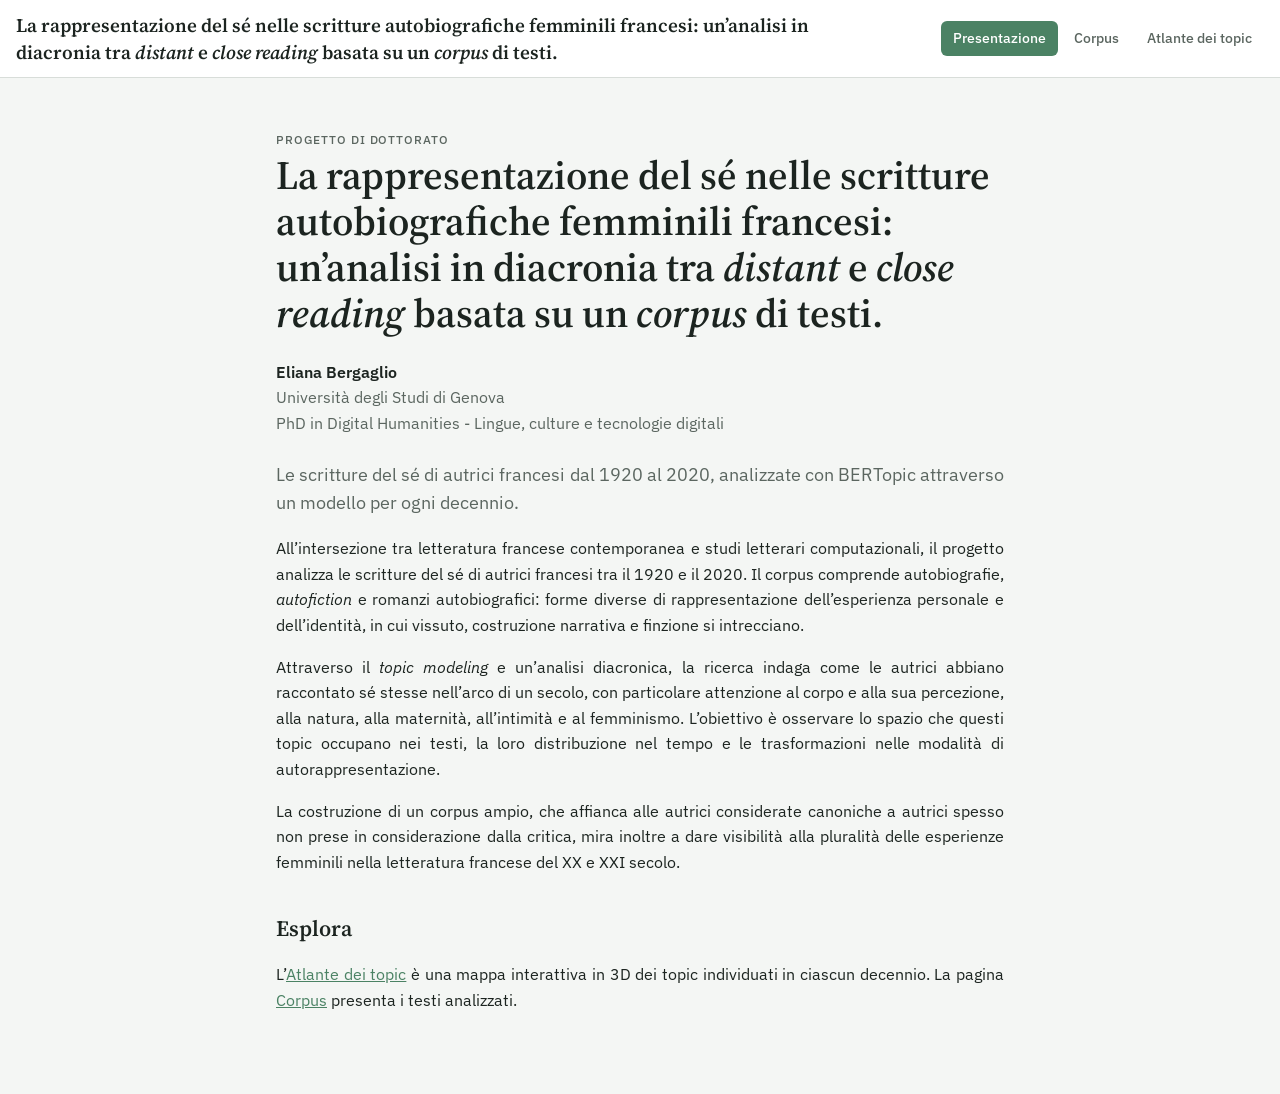
<file: docs/index.html>
<!doctype html>
<html lang="it">
<head>
<meta charset="utf-8">
<meta name="author" content="Eliana Bergaglio">
<meta name="viewport" content="width=device-width, initial-scale=1">
<title>La rappresentazione del sé nelle scritture autobiografiche femminili francesi: un’analisi in diacronia tra distant e close reading basata su un corpus di testi.</title>
<meta name="description" content="Progetto di dottorato sulle scritture del sé di autrici francesi tra il 1920 e il 2020, attraverso il topic modeling e l’analisi diacronica.">
<link rel="preconnect" href="https://fonts.googleapis.com">
<link rel="preconnect" href="https://fonts.gstatic.com" crossorigin>
<link rel="stylesheet" href="https://fonts.googleapis.com/css2?family=Source+Serif+4:ital,opsz,wght@0,8..60,400;0,8..60,600;1,8..60,400;1,8..60,600&family=IBM+Plex+Sans:wght@400;500;600&display=swap">
<link rel="stylesheet" href="assets/site.css">
</head>
<body>
<header class="site-header">
  <a class="site-title" href="./">La rappresentazione del sé nelle scritture autobiografiche femminili francesi: un’analisi in diacronia tra <em>distant</em> e <em>close reading</em> basata su un <em>corpus</em> di testi.</a>
  <nav class="tabs" aria-label="Sezioni">
    <a href="./" aria-current="page">Presentazione</a>
    <a href="corpus.html">Corpus</a>
    <a href="topic-atlas.html">Atlante dei topic</a>
  </nav>
</header>

<main class="page">
  <span class="eyebrow">Progetto di dottorato</span>
  <h1>La rappresentazione del sé nelle scritture autobiografiche femminili francesi: un’analisi in diacronia tra <em>distant</em> e <em>close reading</em> basata su un <em>corpus</em> di testi.</h1>
  <p class="project-author">
    <strong>Eliana Bergaglio</strong><br>
    Università degli Studi di Genova<br>
    PhD in Digital Humanities - Lingue, culture e tecnologie digitali
  </p>
  <p class="lead">
    Le scritture del sé di autrici francesi dal 1920 al 2020, analizzate con BERTopic attraverso un modello per ogni decennio.
  </p>

  <section lang="it" aria-label="Presentazione del progetto">
    <p>
      All’intersezione tra letteratura francese contemporanea e studi letterari computazionali,
      il progetto analizza le scritture del sé di autrici francesi tra il 1920 e il 2020.
      Il corpus comprende autobiografie, <em>autofiction</em> e romanzi autobiografici:
      forme diverse di rappresentazione dell’esperienza personale e dell’identità,
      in cui vissuto, costruzione narrativa e finzione si intrecciano.
    </p>
    <p>
      Attraverso il <em>topic modeling</em> e un’analisi diacronica, la ricerca indaga
      come le autrici abbiano raccontato sé stesse nell’arco di un secolo, con particolare
      attenzione al corpo e alla sua percezione, alla natura, alla maternità, all’intimità
      e al femminismo. L’obiettivo è osservare lo spazio che questi topic occupano nei testi,
      la loro distribuzione nel tempo e le trasformazioni nelle modalità di autorappresentazione.
    </p>
    <p>
      La costruzione di un corpus ampio, che affianca alle autrici considerate canoniche a autrici spesso non prese in considerazione dalla critica, mira inoltre a dare visibilità alla pluralità delle esperienze
      femminili nella letteratura francese
      del XX e XXI secolo.
    </p>
  </section>

  <h2>Esplora</h2>
  <p>
    L’<a href="topic-atlas.html">Atlante dei topic</a> è una mappa interattiva in 3D dei topic individuati in ciascun decennio.
    La pagina <a href="corpus.html">Corpus</a> presenta i testi analizzati.
  </p>
</main>
</body>
</html>
</file>
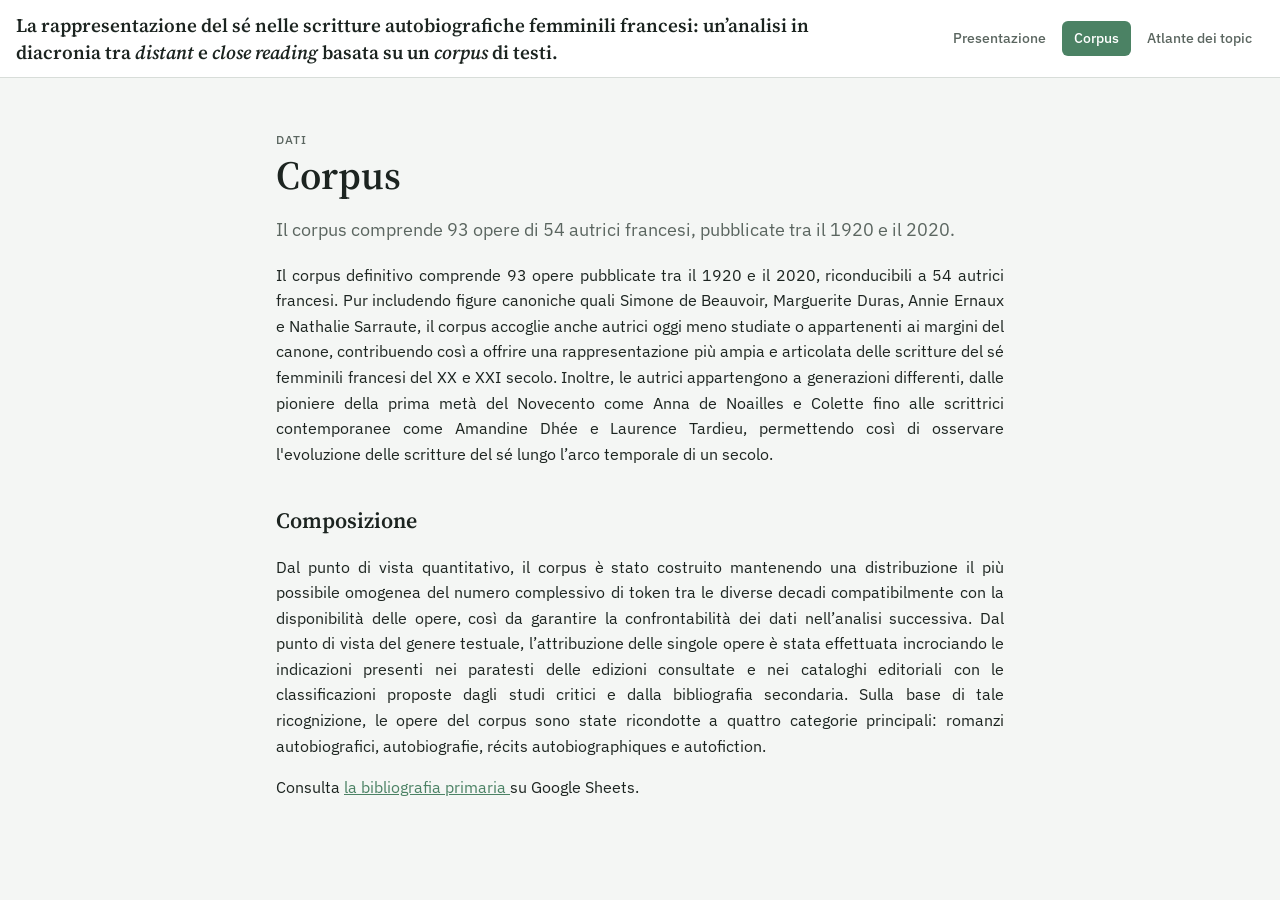
<file: docs/corpus.html>
<!doctype html>
<html lang="it">
<head>
<meta charset="utf-8">
<meta name="viewport" content="width=device-width, initial-scale=1">
<title>Corpus · La rappresentazione del sé nelle scritture autobiografiche femminili francesi: un’analisi in diacronia tra distant e close reading basata su un corpus di testi.</title>
<meta name="description" content="93 opere di 54 autrici francesi, pubblicate tra il 1920 e il 2020: composizione, distribuzione diacronica e generi del corpus.">
<link rel="preconnect" href="https://fonts.googleapis.com">
<link rel="preconnect" href="https://fonts.gstatic.com" crossorigin>
<link rel="stylesheet" href="https://fonts.googleapis.com/css2?family=Source+Serif+4:ital,opsz,wght@0,8..60,400;0,8..60,600;1,8..60,400;1,8..60,600&family=IBM+Plex+Sans:wght@400;500;600&display=swap">
<link rel="stylesheet" href="assets/site.css">
</head>
<body>
<header class="site-header">
  <a class="site-title" href="./">La rappresentazione del sé nelle scritture autobiografiche femminili francesi: un’analisi in diacronia tra <em>distant</em> e <em>close reading</em> basata su un <em>corpus</em> di testi.</a>
  <nav class="tabs" aria-label="Sezioni">
    <a href="./">Presentazione</a>
    <a href="corpus.html" aria-current="page">Corpus</a>
    <a href="topic-atlas.html">Atlante dei topic</a>
  </nav>
</header>

<main class="page">
  <span class="eyebrow">Dati</span>
  <h1>Corpus</h1>
  <p class="lead">
    Il corpus comprende 93 opere di 54 autrici francesi, pubblicate tra il 1920 e il 2020.
  </p>
  <p>
    Il corpus definitivo comprende 93 opere pubblicate tra il 1920 e il 2020, riconducibili a 54 autrici francesi. Pur includendo figure canoniche quali Simone de Beauvoir, Marguerite Duras, Annie Ernaux e Nathalie Sarraute, il corpus accoglie anche autrici oggi meno studiate o appartenenti ai margini del canone, contribuendo così a offrire una rappresentazione più ampia e articolata delle scritture del sé femminili francesi del XX e XXI secolo. Inoltre, le autrici appartengono a generazioni differenti, dalle pioniere della prima metà del Novecento come Anna de Noailles e Colette fino alle scrittrici contemporanee come Amandine Dhée e Laurence Tardieu, permettendo così di osservare l'evoluzione delle scritture del sé lungo l’arco temporale di un secolo. 
  </p>


  <h2>Composizione</h2>
  <p>
    Dal punto di vista quantitativo, il corpus è stato costruito mantenendo una distribuzione il più possibile omogenea del numero complessivo di token tra le diverse decadi compatibilmente con la disponibilità delle opere, così da garantire la confrontabilità dei dati nell’analisi successiva.
    Dal punto di vista del genere testuale, l’attribuzione delle singole opere è stata effettuata incrociando le indicazioni presenti nei paratesti delle edizioni consultate e nei cataloghi editoriali con le classificazioni proposte dagli studi critici e dalla bibliografia secondaria. Sulla base di tale ricognizione, le opere del corpus sono state ricondotte a quattro categorie principali: romanzi autobiografici, autobiografie, récits autobiographiques e autofiction. 
  </p>

  <p>
    Consulta <a href="https://docs.google.com/spreadsheets/d/15NE2d-sqfA-GutJEJHlMLhCRVZxDxDhAURUzshiBEos">la bibliografia primaria </a> su Google Sheets.
  </p>
</main>
</body>
</html>
</file>
<file: docs/assets/site.css>
/* Shared styles for the project site. Colors and fonts match the topic atlas (atlas/atlas.css). */
:root {
  --bg: #f4f6f4;
  --panel: #ffffff;
  --fg: #1c2420;
  --muted: #5b6660;
  --line: #d8ddd9;
  --accent: #4b8264;
  --accent-ink: #ffffff;
  --font-display: "Source Serif 4", "STIX Two Text", Georgia, serif;
  --font-ui: "IBM Plex Sans", "Helvetica Neue", Arial, sans-serif;
  --gutter: max(16px, env(safe-area-inset-left, 0px));
}
@media (prefers-color-scheme: dark) {
  :root:not([data-theme="light"]) {
    --bg: #111613; --panel: #19201c; --fg: #e4ebe7; --muted: #98a59e; --line: #2b3430;
    --accent: #74ad8d; --accent-ink: #0d1410;
    color-scheme: dark;
  }
}
:root[data-theme="dark"] {
  --bg: #111613; --panel: #19201c; --fg: #e4ebe7; --muted: #98a59e; --line: #2b3430;
  --accent: #74ad8d; --accent-ink: #0d1410;
  color-scheme: dark;
}

* { box-sizing: border-box; }
html, body { margin: 0; }
body {
  background: var(--bg);
  color: var(--fg);
  font-family: var(--font-ui);
  font-size: 16px;
  line-height: 1.6;
}
a { color: var(--accent); }

/* Top bar with the tabs */
.site-header {
  display: flex;
  flex-wrap: wrap;
  align-items: center;
  justify-content: space-between;
  gap: 8px 24px;
  padding: 12px var(--gutter);
  border-bottom: 1px solid var(--line);
  background: var(--panel);
}
.site-title {
  flex: 1 1 640px;
  min-width: 0;
  max-width: 80ch;
  font-family: var(--font-display);
  font-weight: 600;
  font-size: 19px;
  color: var(--fg);
  text-decoration: none;
  line-height: 1.4;
  overflow-wrap: break-word;
}
.tabs { display: flex; gap: 4px; flex-wrap: wrap; }
.tabs a {
  padding: 6px 12px;
  border-radius: 6px;
  color: var(--muted);
  text-decoration: none;
  font-size: 14px;
  font-weight: 500;
}
.tabs a:hover { color: var(--fg); background: color-mix(in srgb, var(--fg) 6%, transparent); }
.tabs a[aria-current="page"] { color: var(--accent-ink); background: var(--accent); }

/* Text pages (Home, Corpus) */
.page {
  max-width: 760px;
  margin: 0 auto;
  padding: 48px var(--gutter) 64px;
}
.page h1 {
  font-family: var(--font-display);
  font-weight: 600;
  font-size: clamp(28px, 4vw, 40px);
  line-height: 1.15;
  margin: 0 0 16px;
  text-wrap: balance;
}
.page h2 { font-family: var(--font-display); font-weight: 600; font-size: 22px; margin: 36px 0 8px; }
.page p {
  text-align: justify;
  hyphens: auto;
}
.eyebrow {
  font-size: 12px; letter-spacing: 0.08em; text-transform: uppercase; color: var(--muted); font-weight: 500;
}
.lead { font-size: 18px; color: var(--muted); }
.page .project-author {
  margin: 24px 0;
  text-align: left;
  hyphens: none;
  color: var(--muted);
}
.project-author strong { color: var(--fg); font-weight: 600; }
.todo {
  padding: 12px 16px;
  border: 1px dashed var(--line);
  border-radius: 8px;
  color: var(--muted);
  font-size: 14px;
}

/* Topic Atlas page: the header plus an iframe that fills the rest of the screen */
body.full { height: 100dvh; display: flex; flex-direction: column; }
.atlas-frame { flex: 1; min-height: 520px; width: 100%; border: 0; display: block; }
</file>
